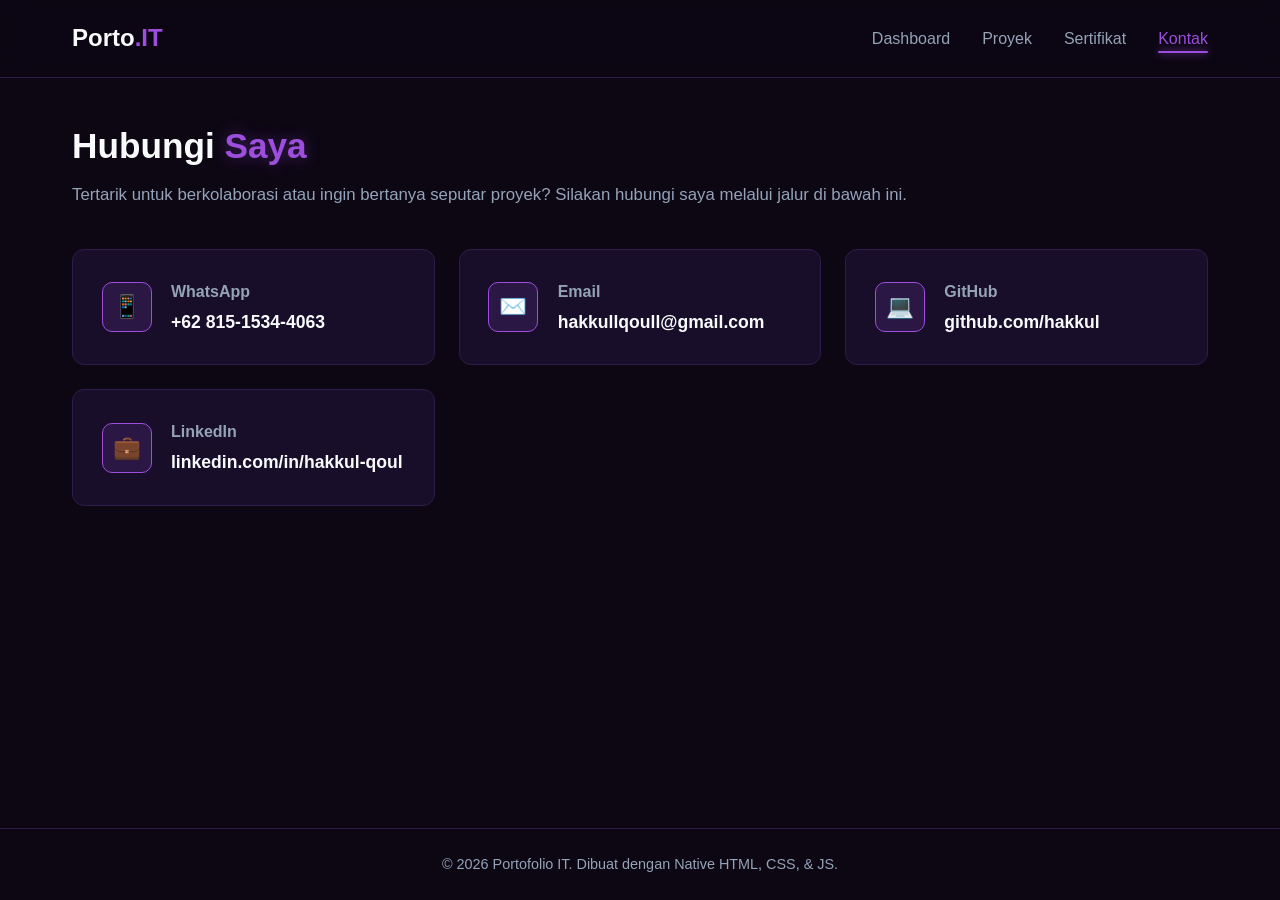
<file: contak.html>
<!DOCTYPE html>
<html lang="id">
<head>
  <meta charset="UTF-8">
  <meta name="viewport" content="width=device-width, initial-scale=1.0">
  <title>Portofolio IT - Kontak</title>
  <link rel="stylesheet" href="css/style.css">
  <link rel="stylesheet" href="css/contak.css">
  <link rel="shortcut icon" href="assets/favicon/contal.png" type="image/x-icon">
</head>
<body>

  <!-- HEADER / NAVBAR -->
  <header>
    <nav class="navbar">
      <a href="index.html" class="logo">Porto<span>.IT</span></a>
      <ul class="nav-links">
        <li><a href="index.html">Dashboard</a></li>
        <li><a href="projects.html">Proyek</a></li>
        <li><a href="sertif.html">Sertifikat</a></li>
        <li><a href="contak.html" class="active">Kontak</a></li>
      </ul>
    </nav>
  </header>

  <!-- MAIN CONTENT -->
  <main>
    <div class="contact-header">
      <h1>Hubungi <span>Saya</span></h1>
      <p>Tertarik untuk berkolaborasi atau ingin bertanya seputar proyek? Silakan hubungi saya melalui jalur di bawah ini.</p>
    </div>

    <div class="contact-container">
      <!-- WhatsApp -->
      <a href="https://wa.me/6281515344063" target="_blank" class="contact-card">
        <div class="contact-icon-box">📱</div>
        <div class="contact-info">
          <h3>WhatsApp</h3>
          <p>+62 815-1534-4063</p>
        </div>
      </a>

      <!-- Email -->
      <a href="mailto:hakkullqoull@gmail.com" class="contact-card">
        <div class="contact-icon-box">✉️</div>
        <div class="contact-info">
          <h3>Email</h3>
          <p>hakkullqoull@gmail.com</p>
        </div>
      </a>

      <!-- GitHub -->
      <a href="https://github.com/Hakkul" target="_blank" class="contact-card">
        <div class="contact-icon-box">💻</div>
        <div class="contact-info">
          <h3>GitHub</h3>
          <p>github.com/hakkul</p>
        </div>
      </a>

      <!-- LinkedIn -->
      <a href="www.linkedin.com/in/hakkull-qoull-672b86414" target="_blank" class="contact-card">
        <div class="contact-icon-box">💼</div>
        <div class="contact-info">
          <h3>LinkedIn</h3>
          <p>linkedin.com/in/hakkul-qoul</p>
        </div>
      </a>
    </div>
  </main>

  <!-- FOOTER -->
  <footer>
    <p>&copy; 2026 Portofolio IT. Dibuat dengan Native HTML, CSS, &amp; JS.</p>
  </footer>

  <script src="js/main.js"></script>
</body>
</html>
</file>
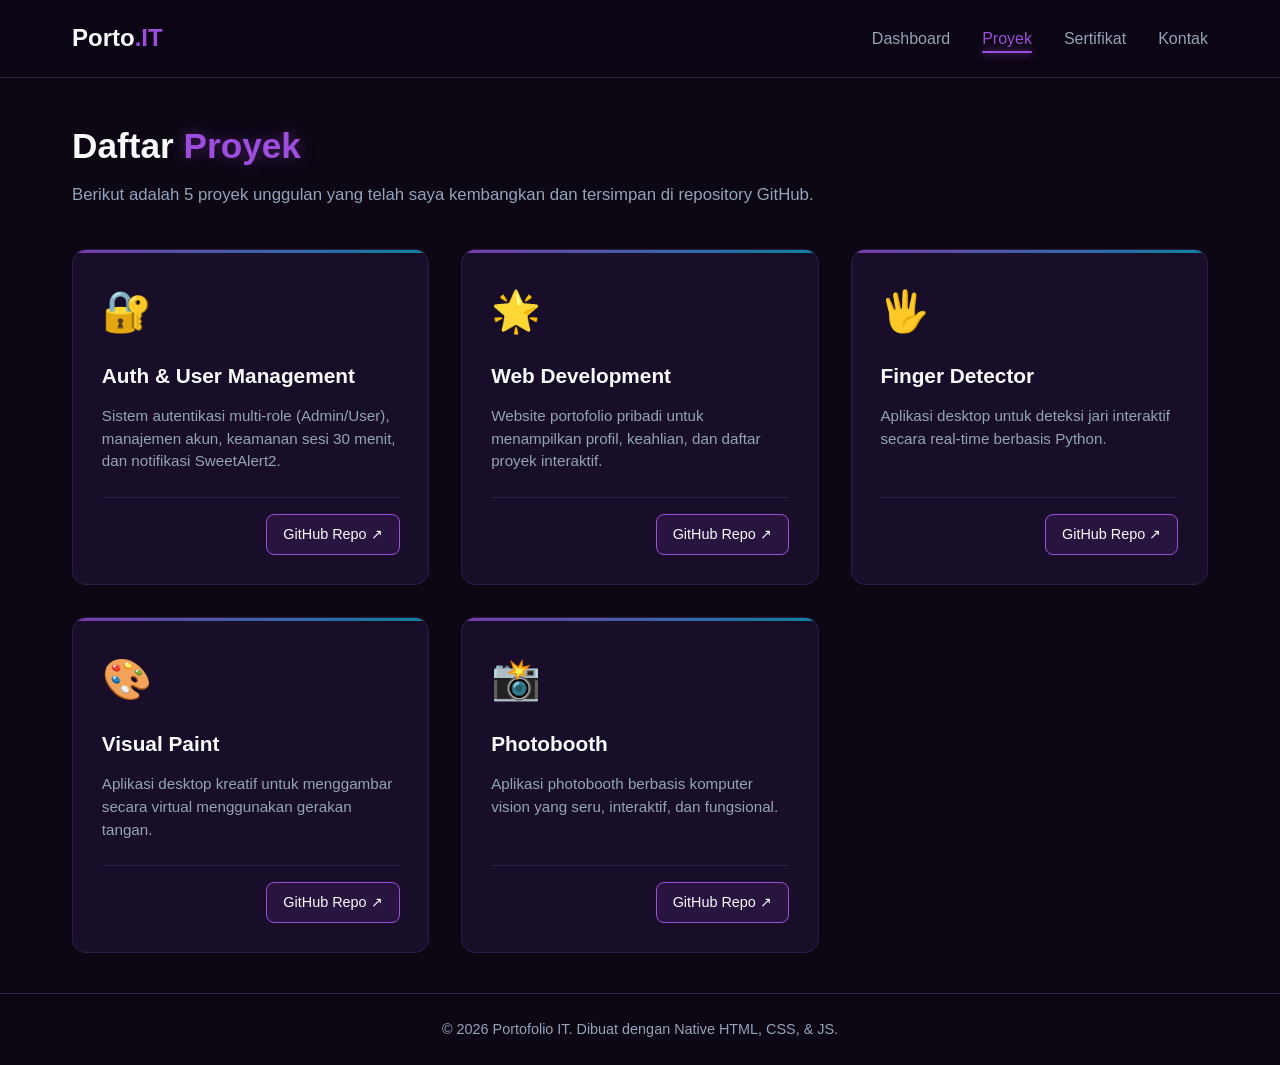
<file: projects.html>
<!DOCTYPE html>
<html lang="id">
<head>
  <meta charset="UTF-8">
  <meta name="viewport" content="width=device-width, initial-scale=1.0">
  <title>Portofolio IT - Proyek GitHub</title>
  <link rel="stylesheet" href="css/style.css">
  <link rel="stylesheet" href="css/projects.css">
</head>
<body>

  <!-- HEADER / NAVBAR -->
  <header>
    <nav class="navbar">
      <a href="index.html" class="logo">Porto<span>.IT</span></a>
      <ul class="nav-links">
       <li><a href="index.html">Dashboard</a></li>
        <li><a href="projects.html" class="active">Proyek</a></li>
        <li><a href="sertif.html">Sertifikat</a></li>
        <li><a href="contak.html">Kontak</a></li>
      </ul>
    </nav>
  </header>

  <!-- MAIN CONTENT -->
  <main>
    <div class="projects-header">
      <h1>Daftar <span>Proyek</span></h1>
      <p>Berikut adalah 5 proyek unggulan yang telah saya kembangkan dan tersimpan di repository GitHub.</p>
    </div>

    <div class="projects-grid">
      <!-- Projek 1 -->
      <div class="project-card">
        <div class="project-content">
          <div class="project-icon">🔐</div>
          <h3>Auth &amp; User Management</h3>
          <p>Sistem autentikasi multi-role (Admin/User), manajemen akun, keamanan sesi 30 menit, dan notifikasi SweetAlert2.</p>
        </div>
        <div class="project-footer">
          <a href="https://github.com/Hakkul/Conent_to_mysql" target="_blank" class="btn-github">GitHub Repo ↗</a>
        </div>
      </div>

      <!-- Projek 2 -->
      <div class="project-card">
        <div class="project-content">
          <div class="project-icon">🌟</div>
          <h3>Web Development</h3>
          <p>Website portofolio pribadi untuk menampilkan profil, keahlian, dan daftar proyek interaktif.</p>
        </div>
        <div class="project-footer">
          <a href="https://github.com/Hakkul/about_me" target="_blank" class="btn-github">GitHub Repo ↗</a>
        </div>
      </div>

      <!-- Projek 3 -->
      <div class="project-card">
        <div class="project-content">
          <div class="project-icon">🖐️</div>
          <h3>Finger Detector</h3>
          <p>Aplikasi desktop untuk deteksi jari interaktif secara real-time berbasis Python.</p>
        </div>
        <div class="project-footer">
          <a href="https://github.com/Hakkul/finger-detector" target="_blank" class="btn-github">GitHub Repo ↗</a>
        </div>
      </div>

      <!-- Projek 4 -->
      <div class="project-card">
        <div class="project-content">
          <div class="project-icon">🎨</div>
          <h3>Visual Paint</h3>
          <p>Aplikasi desktop kreatif untuk menggambar secara virtual menggunakan gerakan tangan.</p>
        </div>
        <div class="project-footer">
          <a href="https://github.com/Hakkul/visual-paint" target="_blank" class="btn-github">GitHub Repo ↗</a>
        </div>
      </div>

      <!-- Projek 5 -->
      <div class="project-card">
        <div class="project-content">
          <div class="project-icon">📸</div>
          <h3>Photobooth</h3>
          <p>Aplikasi photobooth berbasis komputer vision yang seru, interaktif, dan fungsional.</p>
        </div>
        <div class="project-footer">
          <a href="https://github.com/Hakkul/photobooth" target="_blank" class="btn-github">GitHub Repo ↗</a>
        </div>
      </div>
    </div>
  </main>

  <!-- FOOTER -->
  <footer>
    <p>&copy; 2026 Portofolio IT. Dibuat dengan Native HTML, CSS, &amp; JS.</p>
  </footer>

  <script src="js/main.js"></script>
</body>
</html>
</file>
<file: css/style.css>
/* =========================================================
   STYLE GLOBAL & THEME (DARK PURPLE)
   ========================================================= */

:root {
  --bg-dark: #0d0714;         /* Dark Purple Sangat Gelap */
  --bg-card: #180e29;         /* Purple Container */
  --bg-card-hover: #23153c;   /* Card Hover State */
  --primary-purple: #9d4edd;  /* Accent Purple Neon */
  --primary-glow: rgba(157, 78, 221, 0.4);
  --accent-cyan: #06b6d4;     /* Secondary Accent */
  --text-main: #f8fafc;       /* Teks Utama White */
  --text-muted: #94a3b8;      /* Teks Muted/Gray */
  --border-color: #2e1d4a;    /* Border Subtle Purple */
  --font-family: 'Segoe UI', Tahoma, Geneva, Verdana, sans-serif;
}

* {
  margin: 0;
  padding: 0;
  box-sizing: border-box;
  font-family: var(--font-family);
}

body {
  background-color: var(--bg-dark);
  color: var(--text-main);
  min-height: 100vh;
  display: flex;
  flex-direction: column;
  line-height: 1.6;
}

/* NAVBAR */
header {
  position: sticky;
  top: 0;
  z-index: 1000;
  background: rgba(13, 7, 20, 0.85);
  backdrop-filter: blur(12px);
  border-bottom: 1px solid var(--border-color);
}

.navbar {
  max-width: 1200px;
  margin: 0 auto;
  padding: 1.2rem 2rem;
  display: flex;
  justify-content: space-between;
  align-items: center;
}

.logo {
  font-size: 1.5rem;
  font-weight: 700;
  color: var(--text-main);
  text-decoration: none;
}

.logo span {
  color: var(--primary-purple);
}

.nav-links {
  display: flex;
  list-style: none;
  gap: 2rem;
}

.nav-links a {
  color: var(--text-muted);
  text-decoration: none;
  font-weight: 500;
  transition: all 0.3s ease;
  position: relative;
}

.nav-links a:hover,
.nav-links a.active {
  color: var(--primary-purple);
}

.nav-links a.active::after {
  content: '';
  position: absolute;
  bottom: -6px;
  left: 0;
  width: 100%;
  height: 2px;
  background-color: var(--primary-purple);
  box-shadow: 0 0 8px var(--primary-purple);
  border-radius: 2px;
}

/* CONTAINER UTAMA */
main {
  flex: 1;
  max-width: 1200px;
  width: 100%;
  margin: 0 auto;
  padding: 2.5rem 2rem;
}

/* FOOTER */
footer {
  border-top: 1px solid var(--border-color);
  text-align: center;
  padding: 1.5rem;
  color: var(--text-muted);
  font-size: 0.9rem;
  background-color: var(--bg-dark);
}

/* RESPONSIVE NAVBAR */
@media (max-width: 768px) {
  .navbar {
    flex-direction: column;
    gap: 1rem;
  }
  .nav-links {
    gap: 1rem;
    font-size: 0.95rem;
  }
}
</file>
<file: css/contak.css>
/* =========================================================
   CONTACT PAGE STYLES
   ========================================================= */

.contact-header {
  margin-bottom: 2.5rem;
}

.contact-header h1 {
  font-size: 2.2rem;
  margin-bottom: 0.5rem;
}

.contact-header h1 span {
  color: var(--primary-purple);
  text-shadow: 0 0 15px var(--primary-glow);
}

.contact-header p {
  color: var(--text-muted);
  font-size: 1.05rem;
}

.contact-container {
  display: grid;
  grid-template-columns: repeat(auto-fit, minmax(280px, 1fr));
  gap: 1.5rem;
}

.contact-card {
  background: var(--bg-card);
  border: 1px solid var(--border-color);
  padding: 1.8rem;
  border-radius: 12px;
  display: flex;
  align-items: center;
  gap: 1.2rem;
  text-decoration: none;
  color: var(--text-main);
  transition: all 0.3s ease;
}

.contact-card:hover {
  transform: translateY(-5px);
  border-color: var(--primary-purple);
  box-shadow: 0 8px 20px rgba(157, 78, 221, 0.15);
  background: var(--bg-card-hover);
}

.contact-icon-box {
  width: 50px;
  height: 50px;
  background: rgba(157, 78, 221, 0.15);
  border: 1px solid var(--primary-purple);
  border-radius: 10px;
  display: flex;
  align-items: center;
  justify-content: center;
  font-size: 1.4rem;
  flex-shrink: 0;
}

.contact-info h3 {
  font-size: 1rem;
  color: var(--text-muted);
  margin-bottom: 0.2rem;
}

.contact-info p {
  font-size: 1.1rem;
  font-weight: 600;
  color: var(--text-main);
}
</file>
<file: css/projects.css>
/* =========================================================
   PROJECTS PAGE STYLES
   ========================================================= */

.projects-header {
  margin-bottom: 2.5rem;
  text-align: left;
}

.projects-header h1 {
  font-size: 2.2rem;
  margin-bottom: 0.5rem;
}

.projects-header h1 span {
  color: var(--primary-purple);
  text-shadow: 0 0 15px var(--primary-glow);
}

.projects-header p {
  color: var(--text-muted);
  font-size: 1.05rem;
}

.projects-grid {
  display: grid;
  grid-template-columns: repeat(auto-fit, minmax(320px, 1fr));
  gap: 2rem;
}

.project-card {
  background: var(--bg-card);
  border: 1px solid var(--border-color);
  border-radius: 14px;
  padding: 1.8rem;
  display: flex;
  flex-direction: column;
  justify-content: space-between;
  transition: all 0.3s ease;
  position: relative;
  overflow: hidden;
}

.project-card::before {
  content: '';
  position: absolute;
  top: 0;
  left: 0;
  width: 100%;
  height: 3px;
  background: linear-gradient(90deg, var(--primary-purple), var(--accent-cyan));
  opacity: 0.7;
}

.project-card:hover {
  transform: translateY(-6px);
  border-color: var(--primary-purple);
  box-shadow: 0 10px 25px rgba(157, 78, 221, 0.15);
}

.project-icon {
  font-size: 2.5rem;
  margin-bottom: 1rem;
}

.project-content h3 {
  font-size: 1.3rem;
  color: var(--text-main);
  margin-bottom: 0.8rem;
}

.project-content p {
  color: var(--text-muted);
  font-size: 0.95rem;
  margin-bottom: 1.5rem;
  line-height: 1.5;
}

.project-footer {
  display: flex;
  justify-content: flex-end;
  align-items: center;
  border-top: 1px solid var(--border-color);
  padding-top: 1rem;
}

.btn-github {
  display: inline-flex;
  align-items: center;
  gap: 0.5rem;
  background: rgba(157, 78, 221, 0.12);
  border: 1px solid var(--primary-purple);
  color: var(--text-main);
  padding: 0.5rem 1rem;
  border-radius: 8px;
  text-decoration: none;
  font-size: 0.9rem;
  font-weight: 500;
  transition: all 0.2s ease;
}

.btn-github:hover {
  background: var(--primary-purple);
  box-shadow: 0 0 12px var(--primary-glow);
  color: #fff;
}
</file>
